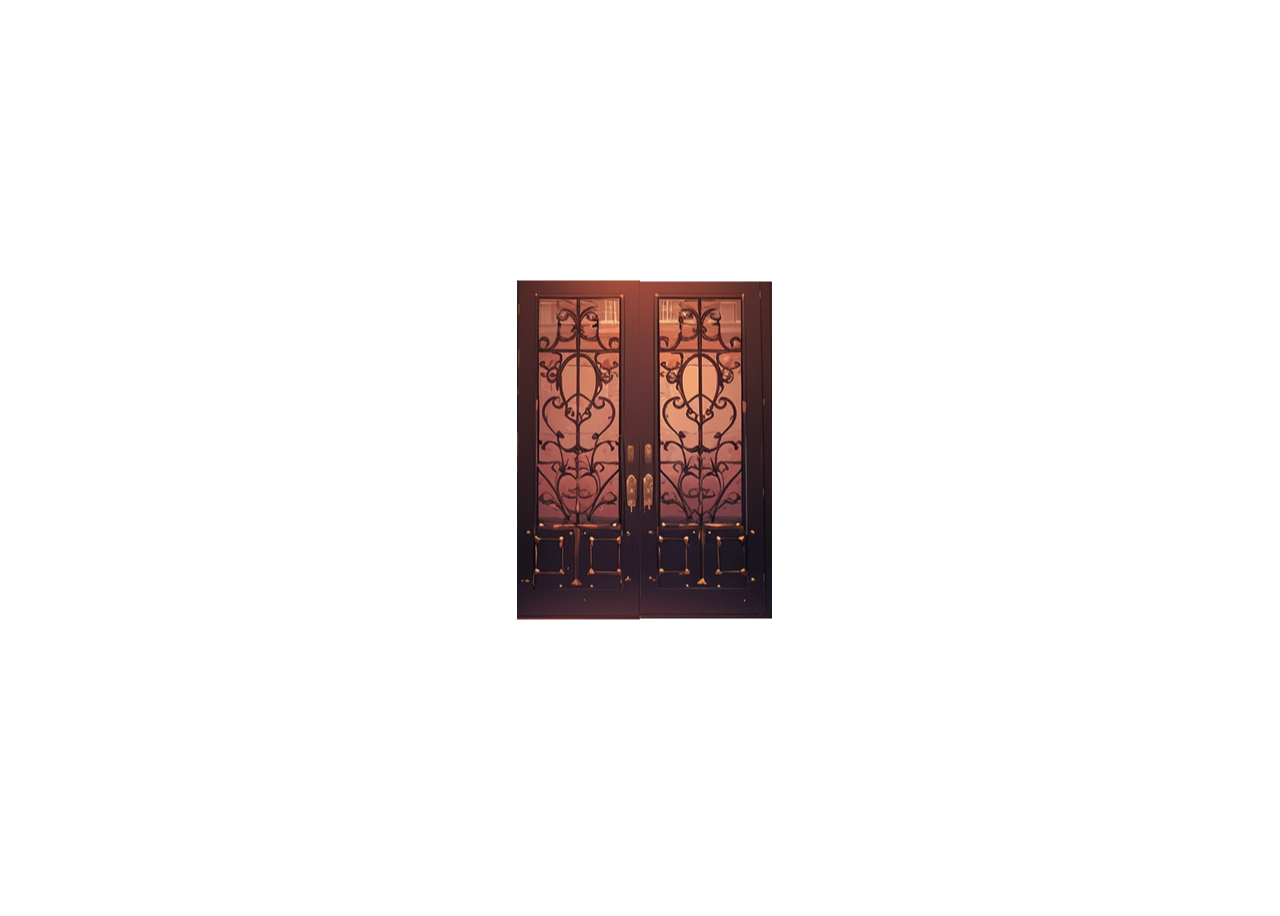
<file: index.html>
<!-- ドアが開く演出だけのindex.html例 -->
<!DOCTYPE html>
<html lang="ja">
<head>
    <meta charset="UTF-8">
    <meta name="viewport" content="width=device-width, initial-scale=1.0">
    <title>謎解きゲーム - タイトル画面</title>
    <link rel="stylesheet" href="CSS/sample.css">
    <style>
        .door-title-with-bg { 
            position: relative;
            min-height: 100vh;
            display: flex;
            align-items: center;
            justify-content: center;
        }

        .phantom {
            position: fixed;
            left: 50%;
            top: 50%; /* 110%から70%に変更して上に移動。必要なら80%などさらに調整可能 */
            transform: translate(-50%, -50%);
            width: 160px;
            height: auto;
            opacity: 0;
            z-index: 1;
            transition: opacity 1s ease;
        }

        body.show-phantom .phantom {
            opacity: 1;
        }
    </style>
</head>
<body>
    <div class="door-title-with-bg">
        <span class="door-title">サイバーブレイン・ミステリー</span>

        <!-- 怪盗画像（ドアの背後に置く） -->
        <img src="怪盗.png" alt="怪盗" class="phantom" id="phantom">

        <!-- ドア画像（既存の設定を維持） -->
        <img src="左扉.png" alt="左ドア" class="door-img-bg door-img-left">
        <img src="右扉.png" alt="右ドア" class="door-img-bg door-img-right">
    </div>

    <script>
        window.addEventListener('DOMContentLoaded', () => {
            setTimeout(() => {
                document.body.classList.add('door-open');
                document.body.classList.add('show-phantom');
                setTimeout(() => {
                    location.href = 'character.html';
                }, 1200);
            }, 1000);
        });
    </script>
</body>
</html>
</file>
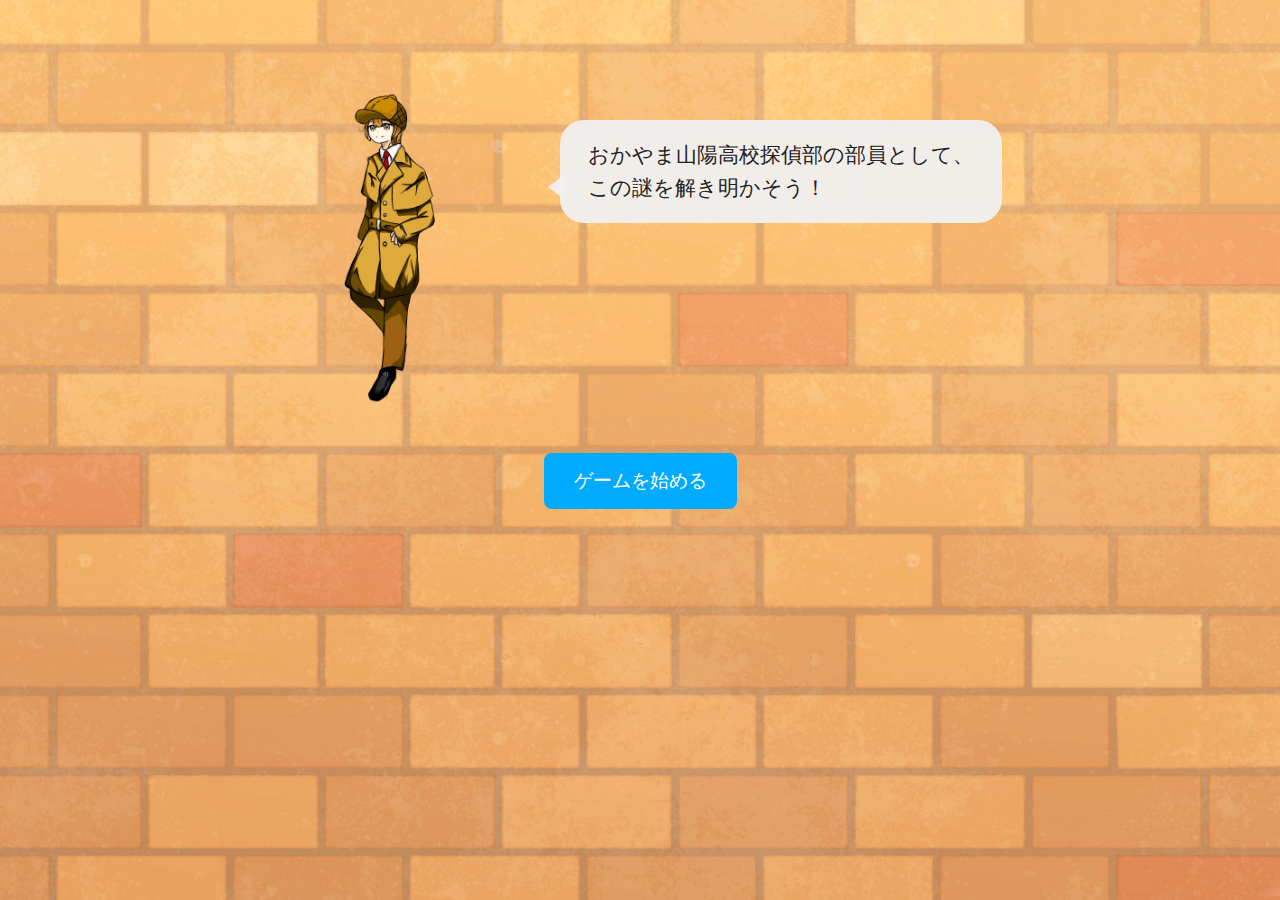
<file: character.html>
<!DOCTYPE html>
<html lang="ja">
<head>
    <meta charset="UTF-8">
    <meta name="viewport" content="width=device-width, initial-scale=1.0">
    <title>キャラクター登場</title>
    <style>
        html, body {
            height: 100vh;
            min-height: 100vh;
        }
        body {
            background: url('ホーム画面.png') no-repeat center center;
            background-size: cover;
            background-attachment: fixed;
            text-align: center;
            margin: 0;
            padding: 0;
            font-family: 'Arial', sans-serif;
        }
        .character-area {
            display: flex;
            flex-direction: row;
            align-items: flex-start;
            justify-content: center;
            margin-top: 80px;
            gap: 32px;
            padding: 0 16px;
            flex-wrap: wrap;
        }
        .character-img {
            width: 250px;
            height: auto;
            flex-shrink: 0;
        }
        .speech-bubble {
            display: inline-block;
            padding: 18px 28px;
            border-radius: 24px;
            background: rgba(240, 240, 240, 0.95);
            color: #222;
            font-size: 1.3em;
            position: relative;
            max-width: 420px;
            text-align: left;
            margin-top: 40px;
            line-height: 1.6;
            word-wrap: break-word;
            word-break: break-word;
        }
        .speech-bubble::after {
            content: "";
            position: absolute;
            left: -24px;
            bottom: 24px;
            width: 0;
            height: 0;
            border: 12px solid transparent;
            border-right: 16px solid rgba(240, 240, 240, 0.95);
        }
        .start-button {
            margin-top: 40px;
            font-size: 1.2em;
            padding: 15px 30px;
            border-radius: 8px;
            border: none;
            background: #00aaff;
            color: #fff;
            cursor: pointer;
            display: block;
            margin-left: auto;
            margin-right: auto;
            transition: background 0.2s;
        }
        .start-button:hover {
            background: #0088cc;
        }
        .start-button:active {
            transform: scale(0.98);
        }

        /* タブレット用（768px以下） */
        @media (max-width: 768px) {
            .character-area {
                margin-top: 60px;
                gap: 24px;
                flex-direction: column;
                align-items: center;
            }
            .character-img {
                width: 200px;
            }
            .speech-bubble {
                max-width: 320px;
                font-size: 1.1em;
                margin-top: 20px;
                padding: 16px 24px;
            }
            .speech-bubble::after {
                left: 50%;
                bottom: -16px;
                transform: translateX(-50%);
                border: 12px solid transparent;
                border-top: 16px solid rgba(240, 240, 240, 0.95);
            }
            .start-button {
                font-size: 1.1em;
                padding: 12px 24px;
                margin-top: 30px;
            }
        }

        /* スマートフォン用（480px以下） */
        @media (max-width: 480px) {
            .character-area {
                margin-top: 40px;
                gap: 16px;
                padding: 0 12px;
                flex-direction: column-reverse;
            }
            .character-img {
                width: 160px;
            }
            .speech-bubble {
                max-width: 280px;
                font-size: 0.95em;
                margin-top: 0;
                margin-bottom: 16px;
                padding: 14px 20px;
            }
            .speech-bubble::after {
                left: 50%;
                top: auto;
                bottom: -14px;
                transform: translateX(-50%);
                border: 10px solid transparent;
                border-top: 14px solid rgba(240, 240, 240, 0.95);
            }
            .start-button {
                font-size: 1em;
                padding: 12px 24px;
                margin-top: 24px;
                width: 90%;
                box-sizing: border-box;
            }
        }
    </style>
</head>
<body>
    <div style="display: flex; flex-direction: column; align-items: center;">
        <div class="character-area">
            <img src="にこ.png" class="character-img" alt="にこ">
            <div class="speech-bubble">
                おかやま山陽高校探偵部の部員として、<br>
                この謎を解き明かそう！
            </div>
        </div>
        <button class="start-button" onclick="location.href='game.html'">ゲームを始める</button>
    </div>
</body>
</html>
</file>
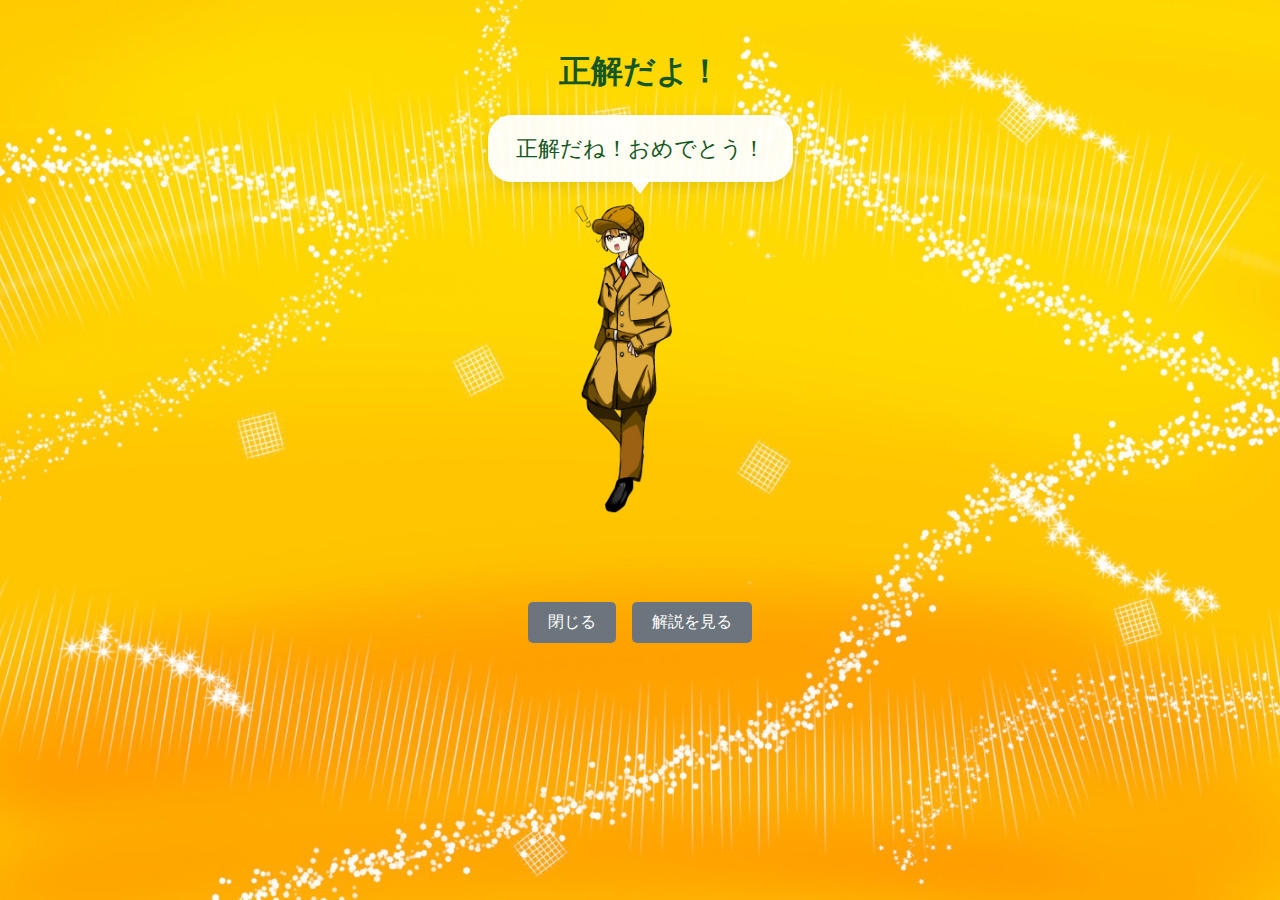
<file: correct.html>
<!DOCTYPE html>
<html lang="ja">
<head>
    <meta charset="UTF-8"> <!-- 文字コードをUTF-8に設定 -->
    <meta name="viewport" content="width=device-width, initial-scale=1.0"> <!-- レスポンシブ対応でスマホでも見やすく -->
    <title>正解！</title> <!-- ブラウザのタブに表示されるタイトル -->
    <style>
        /* ==========================
           ページ全体のスタイル
           ========================== */
        body {
            font-family: Arial, sans-serif; /* 全体のフォントをArialに設定 */
            text-align: center;             /* テキストを中央揃え */
            margin: 0;                      /* ページ全体の余白をゼロに設定 */
            padding: 0;                     /* ページ全体のパディングをゼロに設定 */
            background: url('正解.png') no-repeat center center fixed; /* 背景画像を中央・固定で表示 */
            background-size: cover;         /* 背景画像を画面いっぱいに拡大 */
        }
        /* ==========================
           タイトル（正解メッセージ）のスタイル
           ========================== */
        h1 {
            color: #155724;     /* タイトルの文字色を緑に設定 */
            margin-top: 50px;   /* 上部に余白を追加 */
            font-size: 2em;     /* フォントサイズを大きく設定 */
        }
        /* ==========================
           説明文（手に入れた文字）のスタイル
           ========================== */
        p {
            color: #155724;     /* 説明文の文字色を緑に設定 */
            font-size: 1.2em;   /* フォントサイズを少し大きく設定 */
        }
        /* ==========================
           閉じるボタンのスタイル
           ========================== */
        .close-button {
            margin-top: 30px;           /* 上部に余白を追加 */
            padding: 10px 20px;         /* ボタン内の余白を設定 */
            font-size: 1em;             /* フォントサイズを設定 */
            color: #fff;                /* ボタンの文字色を白に設定 */
            background-color: #6c757d;  /* ボタンの背景色をグレーに設定 */
            border: none;               /* ボーダーを削除 */
            border-radius: 5px;         /* ボタンの角を丸くする */
            cursor: pointer;            /* カーソルをポインタに変更 */
        }
        /* ==========================
           閉じるボタンのホバー時のスタイル
           ========================== */
        .close-button:hover {
            background-color: #495057;  /* ホバー時の背景色を濃いグレーに変更 */
        }
        /* ==========================
           吹き出しメッセージのスタイル
           ========================== */
        .balloon {
            display: flex;
            flex-direction: column;
            align-items: center;      /* 中央揃え */
            justify-content: center;  /* 中央揃え */
            margin: 16px 0;
            position: relative;
        }
        .balloon-text {
            position: relative;
            background: rgba(255,255,255,0.95);
            color: #155724;
            padding: 18px 28px;
            border-radius: 24px;
            font-size: 1.4em;
            box-shadow: 0 4px 16px rgba(0,0,0,0.10);
            max-width: 32em; /* 文字量に合わせて幅を制限 */
            min-width: 10em;
            display: inline-block;
            text-align: left;
            word-break: break-word;
        }
        .balloon-text::after {
            content: "";
            position: absolute;
            left: 50%;
            bottom: -24px;
            transform: translateX(-50%);
            width: 0;
            height: 0;
            border: 12px solid transparent;
            border-top: 16px solid rgba(255,255,255,0.95);
        }
        .balloon-img-left-bottom {
            position: absolute;
            left: -60px;   /* 吹き出しの左下に配置（数値は調整可） */
            bottom: -20px; /* 吹き出しの下に少しはみ出す */
            width: 80px;
            height: auto;
            z-index: 2;
        }
        .balloon-img-under {
            width: 250px;   /* 画像を大きく */
            height: auto;
            margin-top: 8px;
        }
    </style>
</head>
<body>
    <!-- 正解メッセージ -->
    <h1 id="main-message">正解だよ！</h1>
    <!-- 吹き出しメッセージ -->
    <div class="balloon" style="display: flex; flex-direction: column; align-items: center; justify-content: center; margin: 16px 0;">
        <div class="balloon-text" id="balloon-text">
            正解だね！おめでとう！<br>
        </div>
        <img src="びっくり.png" alt="びっくりキャラ" class="balloon-img-under" id="balloon-img">
    </div>
    <!-- 閉じるボタン -->
    <div style="margin-top: 48px;">
     <button class="close-button" onclick="goToTitle()">閉じる</button>
     <button class="close-button" onclick="goToExplanation()" style="margin-left: 12px;">解説を見る</button>
    </div>
    <script>
    // メッセージ切り替え
    setTimeout(function() {
        document.getElementById('main-message').style.display = 'none';
        document.getElementById('balloon-text').innerHTML = '何かゲットしたよ！<br>『縦１.攻撃すること』<br>『縦２.赤い宝石』<br>これはクロスワードのヒントかな？';
        // 画像も切り替え
        const img = document.getElementById('balloon-img');
        img.src = "はてな.png";
        img.alt = "はてなキャラ";
    }, 2000); // 2秒後に切り替え

    function goToTitle() {
        // メモを完全に削除
        localStorage.clear(); // すべてのローカルストレージデータを削除
        // もしくは特定のメモだけを削除する場合は：
        // localStorage.removeItem('memo');
        
        // タイトルページへ移動
        window.location.href = "index.html";
    }

    function goToExplanation() {
        window.location.href = "explanation.html"; // ← 実際のファイル名にあわせて調整
    }
    </script>
</body>
</html>
</file>
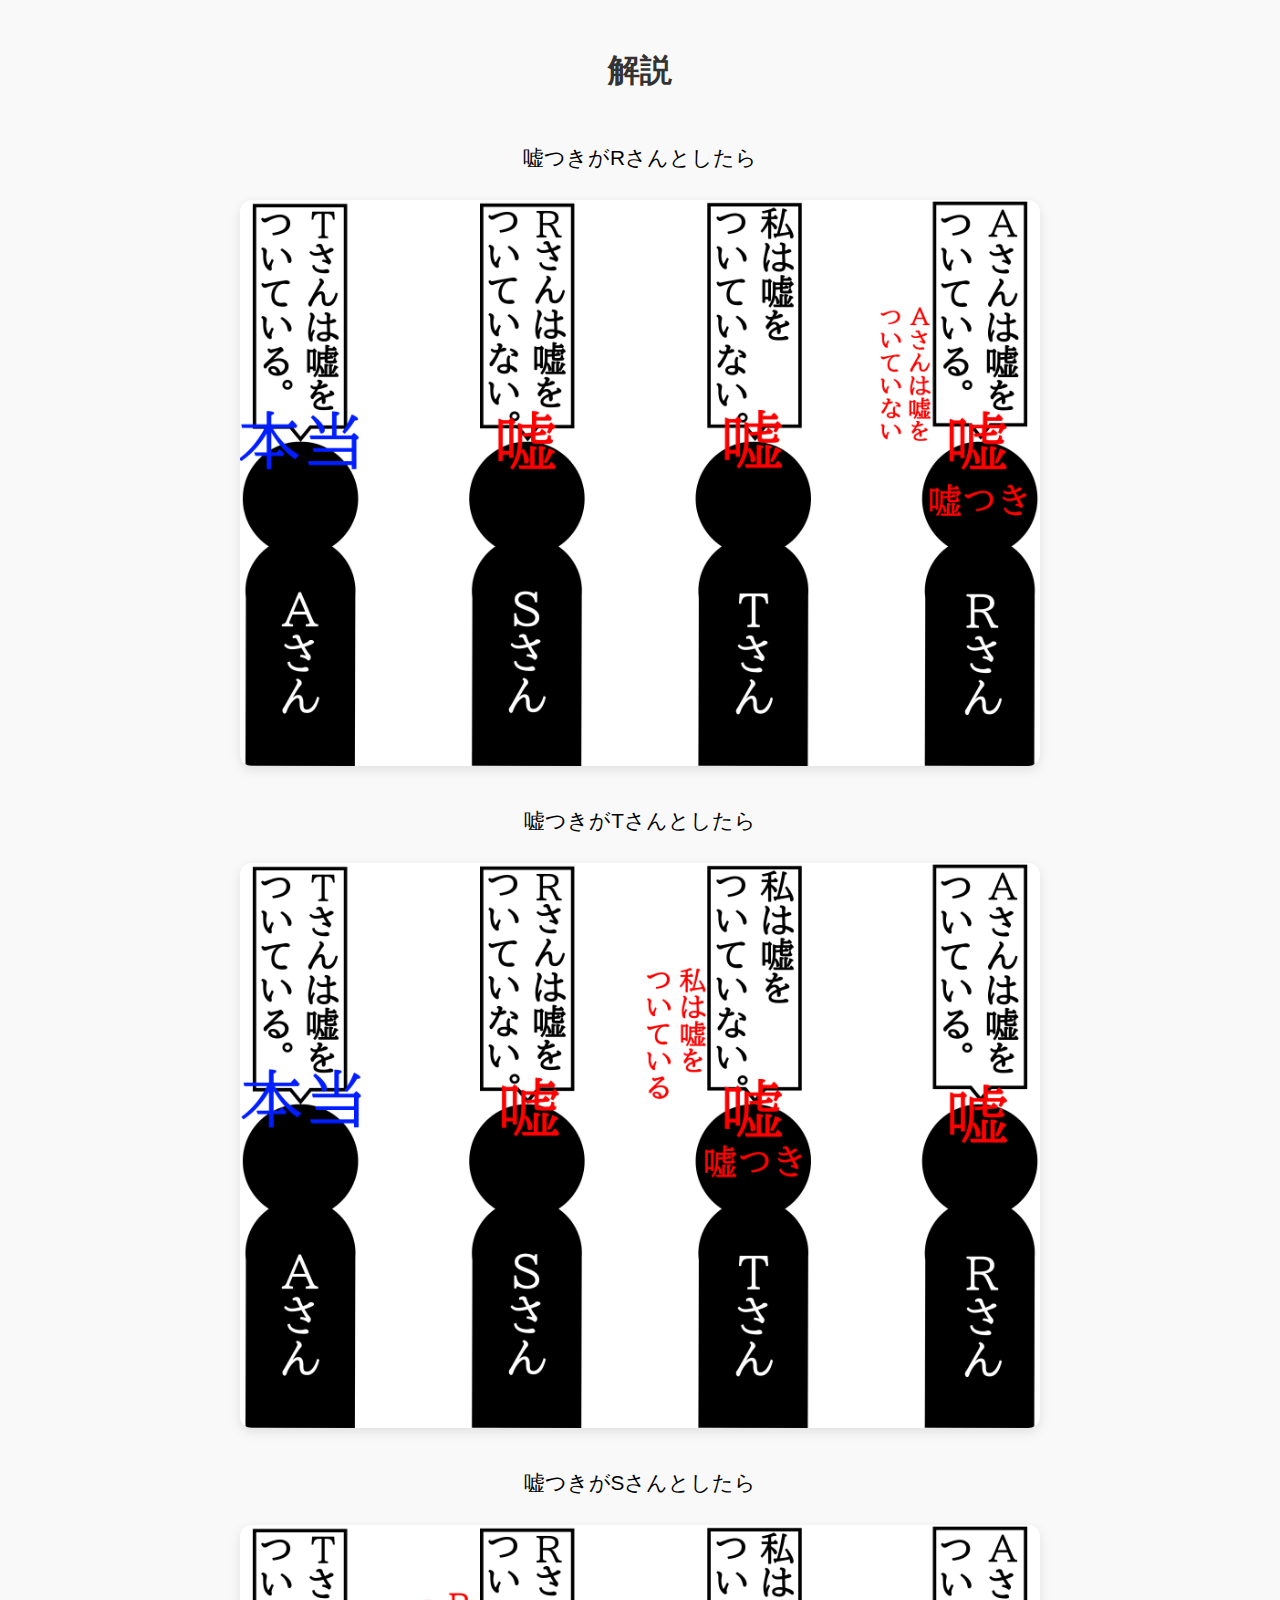
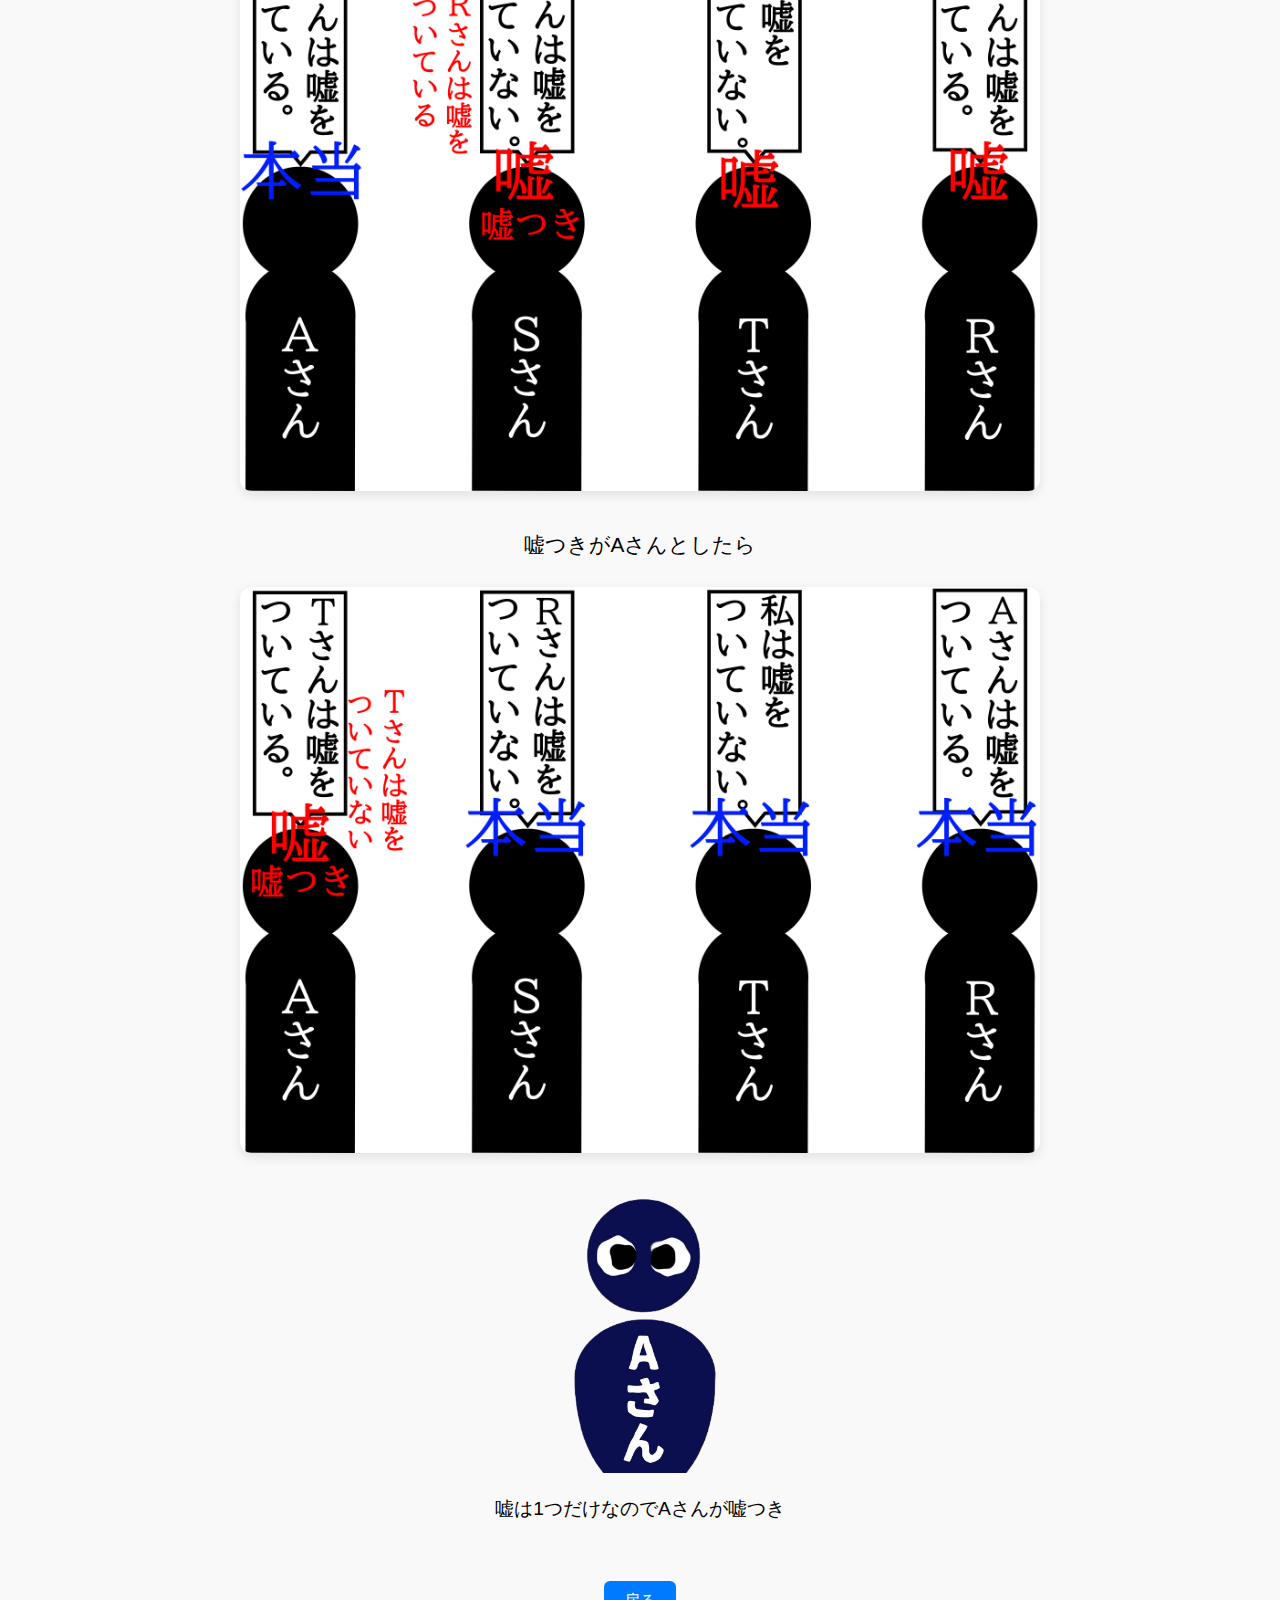
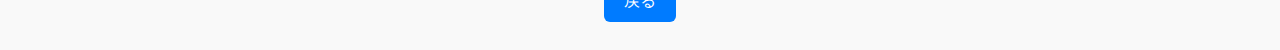
<file: explanation.html>
<!DOCTYPE html>
<html lang="ja">
<head>
    <meta charset="UTF-8">
    <meta name="viewport" content="width=device-width, initial-scale=1.0">
    <title>解説ページ</title>
    <style>
        body {
            font-family: Arial, sans-serif;
            text-align: center;
            background-color: #f9f9f9;
            padding: 20px;
        }

        h1 {
            color: #333;
            margin-bottom: 30px;
        }

        .image-grid {
            display: grid;
            grid-template-columns: 1fr;
            gap: 20px;
            max-width: 800px;
            margin: 0 auto;
        }

         .image-grid p {
            font-size: 1.3rem;  /* ここを追加 */
            margin-bottom: 8px;
        }

        .image-grid img {
            width: 100%;
            height: auto;
            border-radius: 12px;
            box-shadow: 0 4px 12px rgba(0,0,0,0.1);
        }

         body > p {
            font-size: 1.2rem;  /* ここを追加 */
        }

         button {
            margin-top: 40px;
            padding: 10px 20px;
            font-size: 1.1rem;  /* ここを追加 */
            background-color: #007bff;
            color: white;
            border: none;
            border-radius: 6px;
            cursor: pointer;
        }
        
    </style>
</head>
<body>

    <h1>解説</h1>

    <div class="image-grid">
        <p>嘘つきがRさんとしたら</p>
        <img src="嘘はR.png" alt="解説画像1">
        <p>嘘つきがTさんとしたら</p>
        <img src="嘘はT.png" alt="解説画像2">
        <p>嘘つきがSさんとしたら</p>
        <img src="嘘はS.png" alt="解説画像3">
         <p>嘘つきがAさんとしたら</p>
        <img src="嘘はA.png" alt="解説画像4">
    </div>
    <img src="犯人.png" alt="Aさんが嘘つき" style="width: 300px; margin-top: 20px;">
<p>嘘は1つだけなのでAさんが嘘つき</p>
<!-- collectに戻るボタン -->
<button onclick="goToCollect()" style="margin-top: 40px; padding: 10px 20px; font-size: 1em; background-color: #007bff; color: white; border: none; border-radius: 6px; cursor: pointer;">
    戻る
</button>

<script>
    function goToCollect() {
        window.location.href = "correct.html"; // ← ページ名は必要に応じて変更
    }
</script>
</body>
</html>
</file>
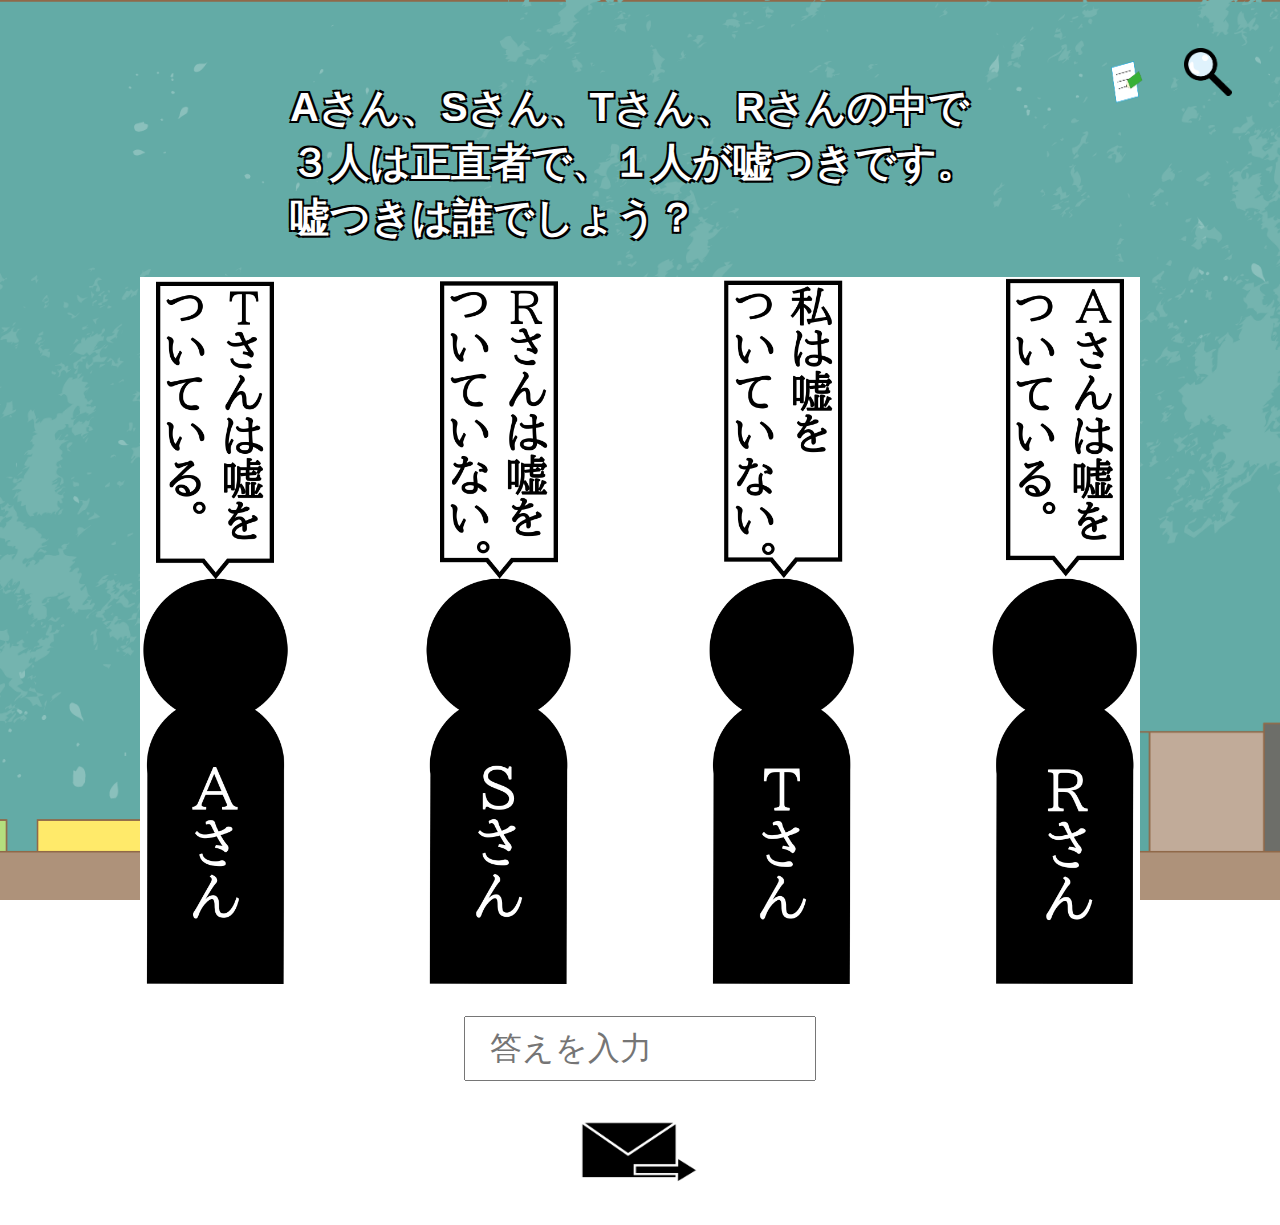
<file: game.html>
<!DOCTYPE html>
<html lang="ja">
<head>
    <meta charset="UTF-8">
    <meta name="viewport" content="width=device-width, initial-scale=1.0">
    <title>謎解きゲーム - ゲーム画面</title>
    <!-- 共通のスタイルシートを読み込み -->
    <link rel="stylesheet" href="CSS/sample.css">
    <style>
        /* 
            body
            背景画像を教室に設定し、画面全体にカバーさせます。
        */
        body {
            background: url('教室.png') no-repeat center center fixed;
            background-size: cover;
        }
        /* 
            .game-container
            ゲーム画面の各要素（問題文・入力欄・ボタンなど）を縦に中央揃えでまとめるラッパーです。
            min-height: 100vh; で画面の高さいっぱいにし、中央に配置します。
        */
        .game-container {
            display: flex;
            flex-direction: column;
            align-items: center;      /* X軸中央揃え */
            justify-content: flex-start;
            min-height: 100vh;
            /* ↓ 画面の上から1/6くらい下げて中央より上に */
            padding-top: 8vh;
        }
        /* 
            .game-description
            ゲームの説明文用。大きめの文字で下に余白をつけます。
        */
        .game-description {
            font-size: 2em;
            margin-bottom: 32px;
        }
        /* 
            .question-area
            問題文と画像をまとめるエリア。幅を揃えて中央寄せにします。
        */
        .question-area {
            width: 100%;
            max-width: 1000px;   /* 画像の最大幅 */
            margin: 0 auto;
            text-align: center;
        }
        /* 
            .question
            問題文のスタイル。大きく太字で、色も指定できます。
        */
        .question {
            font-size: 2.5em;    /* 文字を大きく */
            font-weight: bold;
            color: #fff;
            text-align: left;         /* テキストは左揃え */
            margin-bottom: 32px;
            width: 100%;
            max-width: 700px;    /* ← ここでテキストだけ横幅を指定 */
            margin-left: auto;
            margin-right: auto;
            box-sizing: border-box;
            font-family: 'HGMaruGothicMPRU', 'ＨＧ丸ｺﾞｼｯｸＭ', 'Hiragino Maru Gothic ProN', 'Arial', sans-serif;
            text-shadow:
                -2px -2px 0 #000,
                 2px -2px 0 #000,
                -2px  2px 0 #000,
                 2px  2px 0 #000;
        }
        .question-image {
            display: block;
            width: 100%;
            height: auto;
            margin: 0 auto 32px auto; /* 画像を中央に */
        }
        /* 
            .answer-input
            回答入力欄のスタイル。大きめの文字と余白で入力しやすくしています。
        */
        .answer-input {
            font-size: 2em;
            padding: 12px 24px;
            width: 300px;
            margin-bottom: 24px;
            margin-top: 0;
        }
        /* 
            .submit-button
            送信ボタンのスタイル。大きめで押しやすく、下に余白もつけています。
        */
        .submit-button {
            background: none;
            border: none;
            padding: 0;
            margin-bottom: 32px;
            cursor: pointer;
            margin-top: 16px; /* ボタン上に余白を追加 */
        }
        .submit-button img {
            width: 120px;   /* 横幅を大きく */
            height: 64px;   /* 縦はそのまま */
            vertical-align: middle;
            transition: filter 0.2s;
        }
        .submit-button img:hover {
            filter: brightness(0.8);
        }
        /* 
            .hint-area
            ヒントボタンを下に余白をつけて配置します。
        */
        .hint-area {
            display: flex;
            justify-content: space-between;
            align-items: flex-start;
            max-width: 1000px;
            margin: 24px auto 0 auto;
        }
        /* 
            .hint-button
            ヒントボタンの見た目を整えます。背景や枠線を消し、画像のみ表示します。
        */
        .hint-button {
            font-size: 1.2em;
            padding: 0;
            background: none;   /* 背景色なし */
            border: none;       /* 枠線なし */
        }
        /* 
            .hint-button img
            ヒントボタン内の虫眼鏡画像のサイズやホバー時のエフェクトを指定します。
        */
        .hint-button img {
            width: 48px;
            height: 48px;
            vertical-align: middle;
            transition: filter 0.2s;
        }
        .hint-button img:hover {
            filter: brightness(0.8);
        }
        /* 
            .hint-button:active
            ヒントボタンをクリックしたときの背景色や丸みを指定します。
        */
        .hint-button:active {
            background: rgb(255, 255, 0); /* クリック時に背景色を表示 */
            border-radius: 50%; /* 丸くする場合 */
        }

        /* メモ機能 */
        .memo-area {
            max-width: 700px;
            margin: 32px auto;
        }
        .memo-area label {
            font-size: 1.2em;
            color: #fff;
            text-shadow: 1px 1px 2px #000;
        }
        .memo-area textarea {
            width: 100%;
            font-size: 1.2em;
            box-sizing: border-box;
        }
        .memo-area button {
            margin-top: 8px;
            font-size: 1em;
        }

        /* スマートフォン用のスタイル */
        @media (max-width: 700px) {
            .question {
                font-size: 1.3em;
                margin-left: 1em;
                max-width: 95vw;

                /* スマホでは複数影を消して見やすくする */
                text-shadow: none;

                /* 読みやすさ向上のため半透明背景と余白を追加 */
                background: rgba(0, 0, 0, 0.45);
                padding: 10px 12px;
                border-radius: 8px;
                box-sizing: border-box;
            }

            /* 小さい画面で画像や入力欄がはみ出さないように調整（必要なら残す） */
            .question-image {
                max-width: 95vw;
                height: auto;
            }

            .answer-input {
                width: 90%;
                font-size: 1.4em;
            }
        }
    </style>
</head>
<body>
    <!-- 
        .game-container
        ゲーム画面の全要素を中央にまとめるラッパー
    -->
    <div class="game-container">

        <!-- 問題文 -->
        <div class="question-area">
            <div class="question">
                Aさん、Sさん、Tさん、Rさんの中で３人は正直者で、１人が嘘つきです。<br>
                嘘つきは誰でしょう？
            </div>
            <img src="噓つき誰.png" class="question-image" alt="嘘つきは誰？">
        </div>

        <!-- 回答入力欄 -->
        <input type="text" class="answer-input" id="answer" placeholder="答えを入力">

        <!-- 送信ボタン -->
        <button class="submit-button" onclick="checkAnswer()">
            <img src="送信.png" alt="送信">
        </button>

        <!-- ヒント・メモボタンエリア -->
        <div class="hint-area" style="display: flex; justify-content: space-between; align-items: flex-start; max-width: 1000px; margin: 24px auto 0 auto;">
            <!-- メモボタン（左端） -->
            <a class="hint-button" href="memo.html" target="_blank" rel="noopener noreferrer" style="margin-left:0;">
                <img src="メモ.png" alt="メモを開く" style="width:72px; height:72px;">
            </a>
            <!-- ヒントボタン（右端） -->
            <a class="hint-button" href="hint.html" target="_blank" rel="noopener noreferrer" style="margin-right:0;">
                <img src="虫眼鏡.png" alt="ヒントを見る" style="width:48px; height:48px;">
            </a>
        </div>

        <!-- メモエリアはそのまま -->
        <div class="memo-area" id="memo-area" style="display:none; max-width:700px; margin:32px auto;">
            <label for="memo" style="font-size:1.2em; color:#fff; text-shadow:1px 1px 2px #000;">メモ：</label><br>
            <textarea id="memo" rows="5" style="width:100%; font-size:1.2em; box-sizing:border-box;"></textarea>
            <button onclick="saveMemo()" style="margin-top:8px; font-size:1em;">保存</button>
        </div>
    </div>

    <script>
        // ==========================
        // 全角数字を半角数字に変換する関数
        // 入力された数字が全角でも正しく判定できるようにします
        // ==========================
        function toHankaku(str) {
            return str.replace(/[０-９]/g, function(s) {
                return String.fromCharCode(s.charCodeAt(0) - 0xFEE0);
            });
        }

        // ==========================
        // 回答をチェックする関数
        // 入力値を取得し、正解ならcorrect.html、不正解ならincorrect.htmlに遷移します
        // ==========================
        function checkAnswer() {
            const answer = document.getElementById('answer').value.trim();
            // 「Aさん」「Ａさん」「aさん」「ａさん」など全角・半角・大文字小文字対応
            // 「さん」なしでもOKにする
            const normalized = answer
                .replace(/[ＡAａa]/gi, 'A') // 全角・半角A/aをAに統一
                .replace(/[ＲRｒr]/gi, 'R')
                .replace(/[ＳSｓs]/gi, 'S')
                .replace(/[ＴTｔt]/gi, 'T')
                .replace(/[　\s]/g, '')     // 全角・半角スペース削除
                .replace(/さん/gi, '');    // 「さん」を削除

            if (normalized === "A") {
                location.href = "correct.html";
            } else if (
                normalized === "R" ||
                normalized === "S" ||
                normalized === "T"
            ) {
                location.href = "incorrect.html";
            } else {
                // それ以外の入力は不正解ページへ
                location.href = "incorrect.html";
            }
        }

        // ==========================
        // メモ保存・復元機能
        // ==========================
        window.addEventListener('DOMContentLoaded', function() {
            const memo = localStorage.getItem('memo');
            if (memo !== null) {
                document.getElementById('memo').value = memo;
            }
        });
        function saveMemo() {
            const memo = document.getElementById('memo').value;
            localStorage.setItem('memo', memo);
            alert('メモを保存しました');
        }

        // ==========================
        // メモ表示/非表示トグル
        // ==========================
        function toggleMemo() {
            const memoArea = document.getElementById('memo-area');
            const btn = document.getElementById('toggle-memo-btn');
            if (memoArea.style.display === "none") {
                memoArea.style.display = "block";
                btn.textContent = "メモを閉じる";
            } else {
                memoArea.style.display = "none";
                btn.textContent = "メモを開く";
            }
        }
    </script>
</body>
</html>
</file>
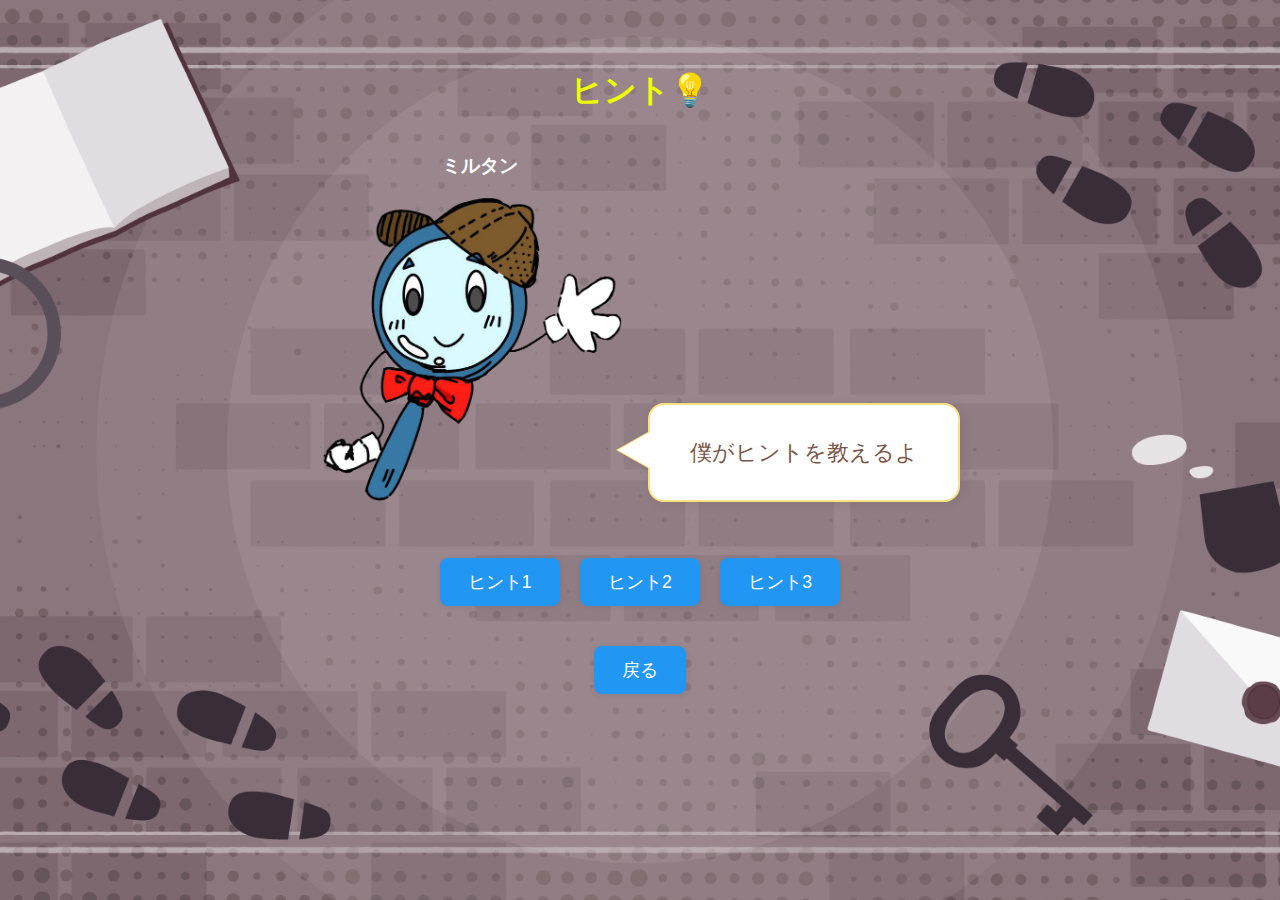
<file: hint.html>
<!DOCTYPE html>
<html lang="ja">
<head>
  <meta charset="UTF-8">
  <meta name="viewport" content="width=device-width, initial-scale=1.0">
  <title>ヒント</title>
  <style>
    /* =======================
       ページ全体
       ======================= */
    body {
      background: #fffbe6 url("ヒント背景.png") no-repeat center center fixed;
      background-size: cover;
      color: #333;
      font-family: Arial, sans-serif;
      text-align: center;
      padding: 40px 10px;
    }

    h1 {
      color: #eeff00;
      margin-bottom: 24px;
    }

    /* =======================
       吹き出し
       ======================= */
    .hint-box {
      display: inline-block;
      background: #fff;
      border: 2px solid #ffe082;
      border-radius: 16px;
      padding: 32px 40px;
      font-size: 1.4em;
      color: #795548;
      box-shadow: 2px 2px 12px rgba(0,0,0,0.08);
      margin-top: 40px;
      text-align: center;
      position: relative;
      transition: all 0.3s ease;
    }

    /* 吹き出しの口（PC時：左向き） */
    .hint-box::before {
      content: "";
      position: absolute;
      left: -32px;
      bottom: 32px;
      width: 0;
      height: 0;
      border-top: 18px solid transparent;
      border-bottom: 18px solid transparent;
      border-right: 32px solid #fff;
      filter: drop-shadow(-2px 0 0 #ffe082);
    }

    /* =======================
       キャラクター＋吹き出し配置
       ======================= */
    .hint-area {
      display: flex;
      flex-direction: row;
      align-items: flex-end;
      justify-content: center;
      gap: 8px;
      margin-top: 40px;
    }

    .hint-area img {
      width: 320px;
      height: auto;
    }

    /* =======================
       戻るボタン
       ======================= */
    .back-button {
      padding: 12px 28px;
      font-size: 1.1em;
      color: #fff;
      background-color: #2196f3;
      border: none;
      border-radius: 8px;
      cursor: pointer;
      box-shadow: 1px 1px 6px rgba(0,0,0,0.08);
      margin: 8px;
    }

    .back-button:hover {
      background-color: #1565c0;
    }

    /* =======================
       ★ スマホ対応部分 ★
       吹き出しを上に移動＆口を下向きに
       ======================= */
    @media (max-width: 700px) {
      .hint-area {
        flex-direction: column; /* 縦並びに */
        align-items: center;
      }

      /* 吹き出しを上にする（順番を変更） */
      .hint-area > div.hint-box {
        order: -1;
        margin-bottom: 16px; /* キャラとの間の余白 */
        margin-top: 0;
      }

      .hint-area img {
        width: 220px;
      }

      .hint-box {
        font-size: 1.2em;
        padding: 24px 28px;
      }

      /* 吹き出しの口：下向きに変更（キャラを指す） */
      .hint-box::before {
        content: "";
        position: absolute;
        bottom: -32px; /* 吹き出しの下側に配置 */
        left: 50%;
        transform: translateX(-50%);
        width: 0;
        height: 0;
        border-left: 18px solid transparent;
        border-right: 18px solid transparent;
        border-top: 32px solid #fff;
        filter: drop-shadow(0 2px 0 #ffe082);
      }
    }
  </style>
</head>
<body>
  <h1>ヒント💡</h1>

  <div class="hint-area">
    <!-- キャラクター画像と名前 -->
    <div style="display: flex; flex-direction: column; align-items: center;">
      <span style="margin-bottom: 6px; font-size: 1.2em; color: #fff; font-weight: bold;">ミルタン</span>
      <img src="ミルタン.png" alt="ミルタン">
    </div>

    <!-- 吹き出し -->
    <div class="hint-box" id="hint-box">
      僕がヒントを教えるよ
    </div>
  </div>

  <!-- ヒントボタン -->
  <div style="margin-top: 48px;">
    <button class="back-button" onclick="showHint(1)">ヒント1</button>
    <button class="back-button" onclick="showHint(2)">ヒント2</button>
    <button class="back-button" onclick="showHint(3)">ヒント3</button>
  </div>

  <!-- 戻るボタン -->
  <div style="margin-top: 24px;">
    <button class="back-button" onclick="location.href='game.html';">戻る</button>
  </div>

  <script>
    function showHint(num) {
      const hintBox = document.getElementById('hint-box');
      if (num === 1) {
        hintBox.innerHTML = "発言は互いに「誰が嘘か」を指しあっているよ。<br>A→T、R→A、S→R のように繋がっているね。";
      } else if (num === 2) {
        hintBox.innerHTML = "「嘘つきは1人」という条件を忘れずに。<br>ある人を『真』と仮定したときに、他の人の発言が何人『嘘』になるかな？";
      } else if (num === 3) {
        hintBox.innerHTML = "Tさんは『私は嘘をついていない』って言ってるよね。<br>この言葉が本当かどうかを考えると、全体の矛盾が見えてくるよ！";
      }
    }
  </script>
</body>
</html>
</file>
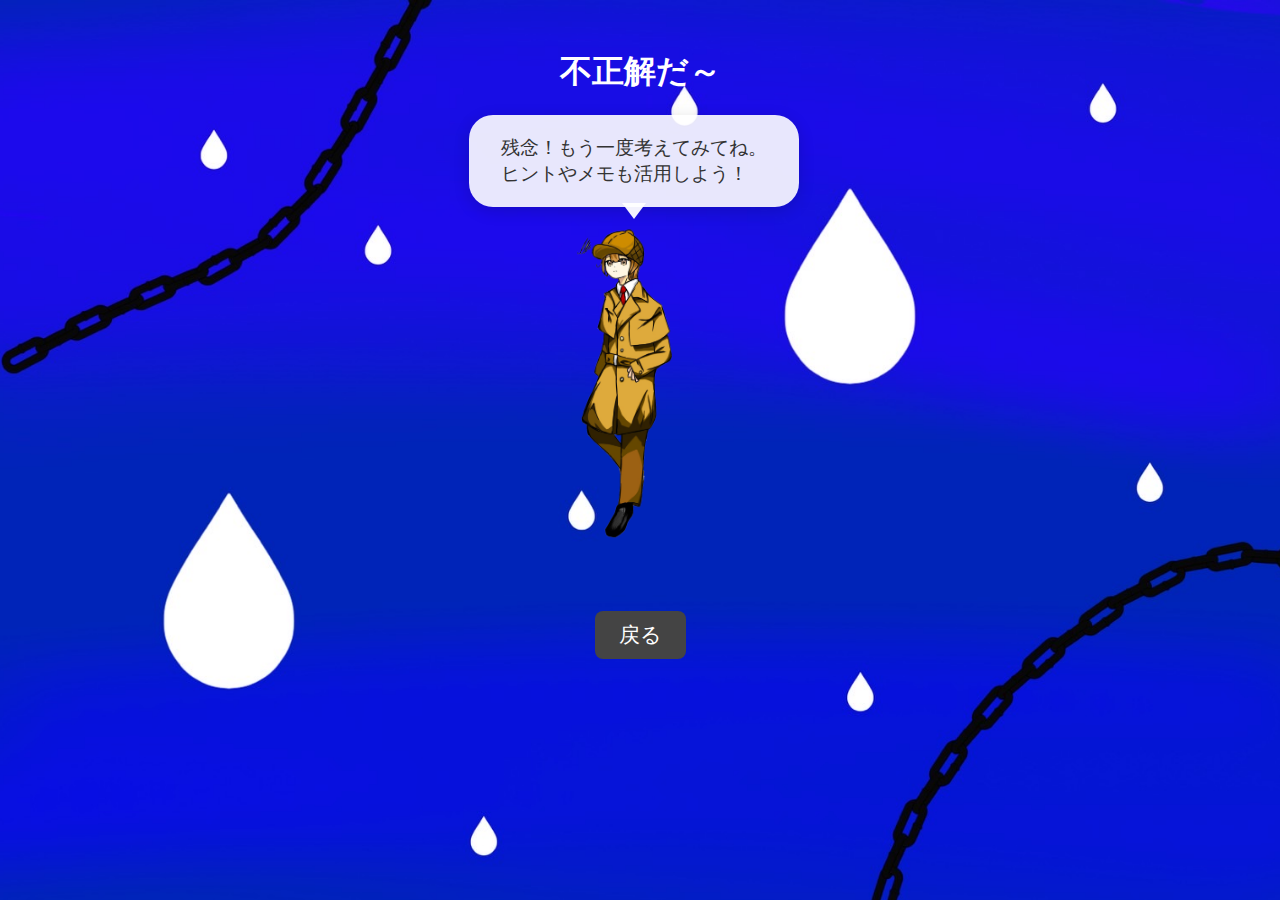
<file: incorrect.html>
<!DOCTYPE html>
<html lang="ja">
<head>
    <meta charset="UTF-8"> <!-- 文字コードをUTF-8に設定 -->
    <meta name="viewport" content="width=device-width, initial-scale=1.0"> <!-- レスポンシブ対応 -->
    <title>不正解</title> <!-- ページタイトル -->
    <style>
        /* ページ全体のスタイル */
        body {
            font-family: Arial, sans-serif; /* フォントをArialに設定 */
            text-align: center; /* テキストを中央揃え */
            margin: 0; /* ページ全体の余白をゼロに設定 */
            padding: 0; /* ページ全体のパディングをゼロに設定 */
            /* 背景画像を設定 */
            background: url('不正解.jpg') no-repeat center center fixed;
            background-size: cover;
        }
        /* タイトルのスタイル */
        h1 {
            color: #ffffff; /* タイトルの文字色を赤系に設定 */
            margin-top: 50px; /* 上部に余白を追加 */
            font-size: 2em; /* フォントサイズを大きく設定 */
        }
        /* 説明文のスタイル */
        p {
            color: #ffffff; /* 説明文の文字色を赤系に設定 */
            font-size: 1.2em; /* フォントサイズを少し大きく設定 */
        }
        /* 戻るボタンのスタイル */
        button {
            margin-top: 30px; /* 上部に余白を追加 */
            padding: 10px 20px; /* ボタン内の余白を設定 */
            font-size: 1em; /* フォントサイズを設定 */
            color: #fff; /* ボタンの文字色を白に設定 */
            background-color: #dc3545; /* ボタンの背景色を赤に設定 */
            border: none; /* ボーダーを削除 */
            border-radius: 5px; /* ボタンの角を丸くする */
            cursor: pointer; /* カーソルをポインタに変更 */
        }
        /* ボタンのホバー時のスタイル */
        button:hover {
            background-color: #a71d2a; /* ホバー時の背景色を濃い赤に変更 */
        }
        /* 吹き出しメッセージのスタイル */
        .balloon {
            display: flex;
            flex-direction: column;
            align-items: center;
            justify-content: center;
            margin: 16px 0;
            position: relative;
        }
        .nayamu-img {
            width: 80px;
            height: auto;
            margin-right: -18px; /* 吹き出しと重なるように調整 */
            z-index: 2;
            position: relative;
        }
        .balloon-text {
            position: relative;
            background: rgba(255,255,255,0.9);
            color: #333;
            padding: 20px 32px;
            border-radius: 24px;
            font-size: 1.2em;
            box-shadow: 0 4px 16px rgba(0,0,0,0.15);
            max-width: 80vw;
            text-align: left;
            margin-left: -12px; /* 画像と吹き出しを近づける */
            z-index: 1;
        }
        .balloon-text::after {
            content: "";
            position: absolute;
            left: 50%;
            bottom: -24px;
            transform: translateX(-50%);
            width: 0;
            height: 0;
            border: 12px solid transparent;
            border-top: 16px solid rgba(255,255,255,0.95);
        }
        /* 既存の .balloon-img-under を利用 */
        .balloon-img-under {
            width: 250px;   /* 画像をさらに大きく */
            height: auto;
            margin-top: 8px;
        }
    </style>
</head>
<body>
    <!-- 不正解メッセージ -->
    <h1>不正解だ～</h1>
    <!-- 吹き出しメッセージ -->
    <div class="balloon">
        <div class="balloon-text" id="balloon-text">
            残念！もう一度考えてみてね。<br>
            ヒントやメモも活用しよう！
        </div>
        <img src="悩む.png" alt="悩むキャラ" class="balloon-img-under">
    </div>
    <!-- 戻るボタン -->
    <div style="margin-top: 32px;">
        <button onclick="location.href='game.html'" style="font-size:1.3em; padding:10px 24px; border-radius:8px; border:none; background:#444; color:#fff; cursor:pointer;">
            戻る
        </button>
    </div>
</body>
</html>
</file>
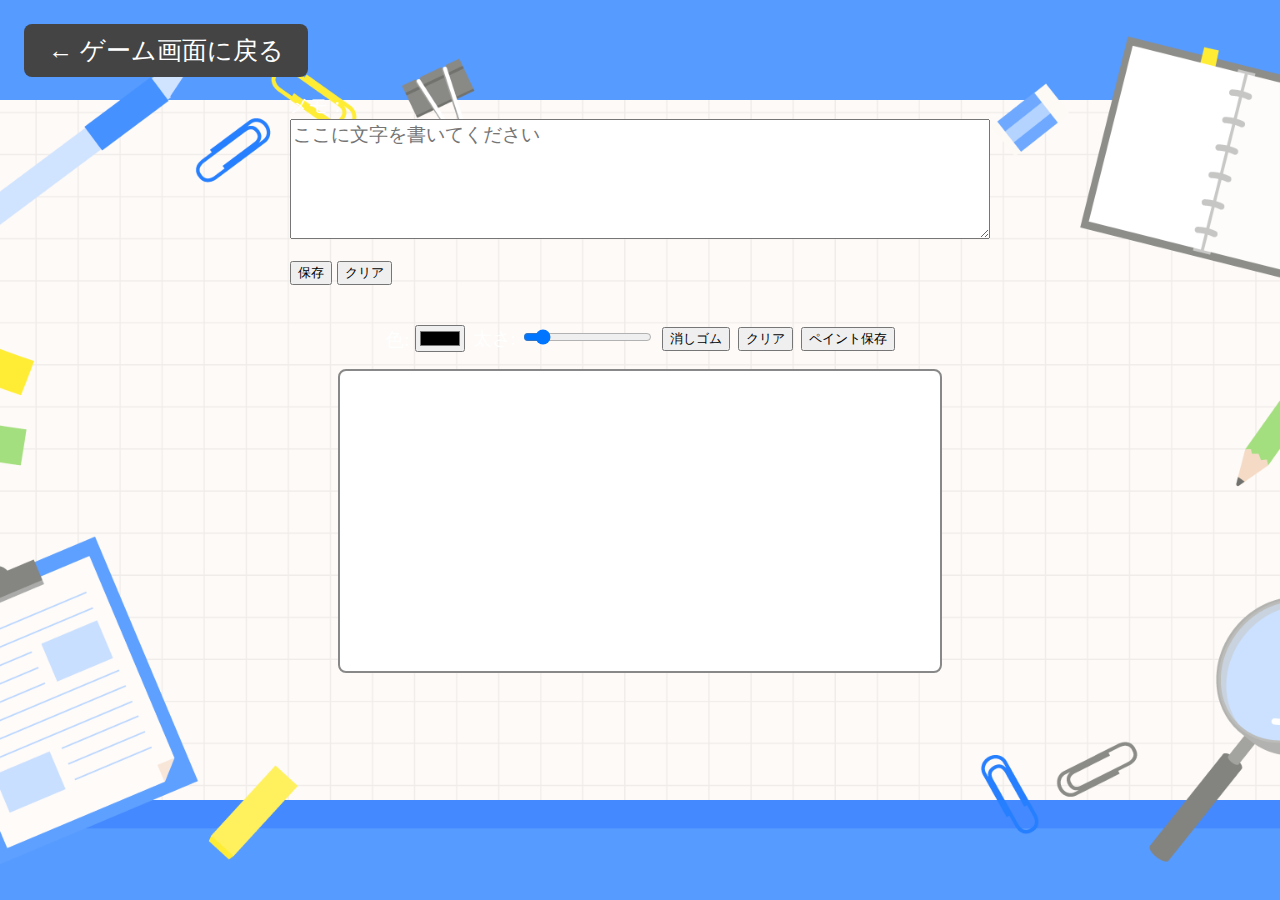
<file: memo.html>
<!DOCTYPE html>
<html lang="ja">
<head>
    <meta charset="UTF-8">
    <meta name="viewport" content="width=device-width, initial-scale=1.0">
    <title>メモ</title>
    <style>
        body {
            background: url('メモ背景.png') no-repeat center center fixed;
            background-size: cover;
            color: #fff;
            font-size: 1.2em;
            margin: 0;
            padding: 24px;
        }
        .memo-area {
            max-width: 700px;
            margin: 0 auto 32px auto;
        }
        textarea {
            width: 100%;
            height: 120px;
            font-size: 1.2em;
            box-sizing: border-box;
            margin-bottom: 16px;
        }
        .canvas-area {
            display: flex;
            flex-direction: column;
            align-items: center;
        }
        canvas {
            background: #fff;
            border: 2px solid #888;
            border-radius: 8px;
            cursor: crosshair;
        }
        .canvas-controls {
            margin: 8px 0 16px 0;
            display: flex;
            gap: 8px;
            align-items: center;
        }
    </style>
</head>
<body>
    <button onclick="location.href='game.html'" style="font-size:1.3em; padding:10px 24px; border-radius:8px; border:none; background:#444; color:#fff; margin-bottom:16px; cursor:pointer;">← ゲーム画面に戻る</button>
    <div class="memo-area">
        <label for="memo">メモ：</label><br>
        <textarea id="memo" placeholder="ここに文字を書いてください"></textarea>
        <button onclick="saveMemo()">保存</button>
        <button onclick="clearMemo()">クリア</button>
    </div>
    <div class="canvas-area">
        <div class="canvas-controls">
            <label>色: <input type="color" id="color" value="#000000"></label>
            <label>太さ: <input type="range" id="size" min="1" max="20" value="3"></label>
            <button onclick="setEraser()" id="eraser-btn">消しゴム</button>
            <button onclick="clearCanvas()">クリア</button>
            <button onclick="saveCanvas()">ペイント保存</button>
        </div>
        <canvas id="paint" width="600" height="300"></canvas>
    </div>
    <script>
        // メモ保存・復元
        const memoKey = "memo-text";
        const memoEl = document.getElementById('memo');
        memoEl.value = localStorage.getItem(memoKey) || "";
        function saveMemo() {
            localStorage.setItem(memoKey, memoEl.value);
            alert("メモを保存しました");
        }
        function clearMemo() {
            document.getElementById('memo').value = "";
            localStorage.removeItem('memo-text');
        }

        // ペイント機能
        const canvas = document.getElementById('paint');
        const ctx = canvas.getContext('2d');
        let drawing = false;
        let lastX = 0, lastY = 0;
        let isEraser = false;
        let eraserPreview = null;

        // ペイントの保存・復元
        const paintKey = "memo-paint";
        // 復元
        const savedImg = localStorage.getItem(paintKey);
        if (savedImg) {
            const img = new window.Image();
            img.onload = function() {
                ctx.clearRect(0, 0, canvas.width, canvas.height);
                ctx.drawImage(img, 0, 0);
            };
            img.src = savedImg;
        }
        function saveCanvas() {
            const dataURL = canvas.toDataURL();
            localStorage.setItem(paintKey, dataURL);
            alert("ペイントを保存しました");
        }

        function getPos(e) {
            if (e.touches) {
                const rect = canvas.getBoundingClientRect();
                return {
                    x: e.touches[0].clientX - rect.left,
                    y: e.touches[0].clientY - rect.top
                };
            } else {
                return { x: e.offsetX, y: e.offsetY };
            }
        }

        function startDraw(e) {
            drawing = true;
            const pos = getPos(e);
            lastX = pos.x;
            lastY = pos.y;
        }
        function draw(e) {
            if (!drawing) return;
            e.preventDefault();
            const pos = getPos(e);
            if (isEraser) {
                ctx.strokeStyle = "#fff"; // 背景色で消す
            } else {
                ctx.strokeStyle = document.getElementById('color').value;
            }
            ctx.lineWidth = document.getElementById('size').value;
            ctx.lineCap = "round";
            ctx.beginPath();
            ctx.moveTo(lastX, lastY);
            ctx.lineTo(pos.x, pos.y);
            ctx.stroke();
            lastX = pos.x;
            lastY = pos.y;
        }
        function endDraw() {
            drawing = false;
        }
        function clearCanvas() {
            ctx.clearRect(0, 0, canvas.width, canvas.height);
            localStorage.removeItem(paintKey);
        }
        function setEraser() {
            isEraser = !isEraser;
            const eraserBtn = document.getElementById('eraser-btn');
            if (isEraser) {
                eraserBtn.textContent = "ペンに戻す";
                canvas.style.cursor = "none"; // カーソル非表示
                if (!eraserPreview) {
                    eraserPreview = document.createElement('div');
                    eraserPreview.style.position = 'absolute';
                    eraserPreview.style.pointerEvents = 'none';
                    eraserPreview.style.border = '2px solid #888';
                    eraserPreview.style.borderRadius = '50%';
                    eraserPreview.style.background = 'rgba(255,255,255,0.3)';
                    eraserPreview.style.zIndex = 1000;
                    document.body.appendChild(eraserPreview);
                }
            } else {
                eraserBtn.textContent = "消しゴム";
                canvas.style.cursor = "crosshair";
                if (eraserPreview) eraserPreview.style.display = "none";
            }
        }

        // マウス位置に消しゴムプレビューを表示
        canvas.addEventListener('mousemove', function(e) {
            if (isEraser && eraserPreview) {
                const rect = canvas.getBoundingClientRect();
                const size = document.getElementById('size').value;
                eraserPreview.style.width = size + "px";
                eraserPreview.style.height = size + "px";
                eraserPreview.style.left = (e.clientX - size/2) + "px";
                eraserPreview.style.top = (e.clientY - size/2) + "px";
                eraserPreview.style.display = "block";
            } else if (eraserPreview) {
                eraserPreview.style.display = "none";
            }
        });
        canvas.addEventListener('mouseleave', function() {
            if (eraserPreview) eraserPreview.style.display = "none";
        });
        document.getElementById('size').addEventListener('input', function() {
            if (eraserPreview && isEraser) {
                eraserPreview.style.width = this.value + "px";
                eraserPreview.style.height = this.value + "px";
            }
        });

        // マウス操作
        canvas.addEventListener('mousedown', startDraw);
        canvas.addEventListener('mousemove', draw);
        canvas.addEventListener('mouseup', endDraw);
        canvas.addEventListener('mouseleave', endDraw);

        // タッチ操作
        canvas.addEventListener('touchstart', startDraw);
        canvas.addEventListener('touchmove', draw);
        canvas.addEventListener('touchend', endDraw);
        canvas.addEventListener('touchcancel', endDraw);
    </script>
</body>
</html>
</file>
<file: CSS/sample.css>
/* 
  body
  ページ全体のテキストを中央揃えにします。
  ゲーム画面やタイトル画面など、全ページ共通で中央寄せにするための指定です。
*/
body {
    text-align: center;
}

/* 
  .character-area
  キャラクター画像と吹き出しを中央に大きめに配置するためのスタイルです。
  display: flex; で横並びにし、flex-direction: row; で「吹き出しが左・画像が右」になるようにしています。
  align-items: flex-end; で下揃え、justify-content: center; で中央寄せ。
  gap: 20px; で画像と吹き出しの間を広げています。
  margin-top: 80px; で上に余白を追加しています。
*/
.character-area {
    display: flex;              /* 横並びにする */
    flex-direction: row;        /* 吹き出し→画像の順（吹き出しが左、画像が右） */
    align-items: flex-end;      /* 下揃え */
    justify-content: center;    /* 横方向中央寄せ */
    margin-top: 80px;           /* 上に余白を増やす */
    gap: 20px;  
}

/* 
  .game-container
  ゲーム画面の各要素（問題文・入力欄・ボタンなど）を縦に中央揃えでまとめるラッパーです。
  min-height: 100vh; で画面の高さいっぱいにし、中央に配置します。
*/
.game-container {
    display: flex;
    flex-direction: column;
    align-items: center;
    justify-content: center;
    min-height: 100vh; /* 画面の縦中央に配置 */
}

/* 
  .answer-input, .submit-button
  回答入力欄と送信ボタンの間に余白をつけて、見やすくしています。
*/
.answer-input, .submit-button {
    margin-top: 16px;
}

/* 
  .door-img-left, .door-img-right
  タイトル画面のドア画像を左右にずらして中央に重ねて表示します。
  z-index: 2; でタイトル文字より下に表示されます。
*/
.door-img-left {
    position: fixed;
    top: 50%;
    left: 50%;
    transform: translate(-100%, -50%); /* 中央より左にずらす */
    z-index: 2;
}
.door-img-right {
    position: fixed;
    top: 50%;
    left: 50%;
    transform: translate(0%, -50%);    /* 中央より右にずらす */
    z-index: 2;
}

/* 
  .hint-area
  ヒントボタンを画面右上に固定表示するためのスタイルです。
  text-align: right; で複数ボタンがあっても右寄せになります。
  z-index: 200; で他の要素より前面に表示します。
  margin: 0; で余計な余白を消しています。
*/
.hint-area {
    position: fixed;
    top: 24px;
    right: 24px;
    text-align: right;
    z-index: 200;
    margin: 0;
}
.hint-area img {
    width: 220px;  /* ここも同じ値に */
    height: auto;
    margin-right: 24px;
}

/* 
  .hint-button
  ヒントボタンの見た目を整えます。
  display: inline-block; で横並びも可能。
  text-decoration: none; で下線を消し、ボタン風にします。
  transition: background 0.3s; でホバー時の色変化をなめらかにします。
*/
.hint-button {
    padding: 10px 24px;
    font-size: 1em;
    background-color: #ffc107;
    color: #222;
    border: none;
    border-radius: 5px;
    cursor: pointer;
    transition: background 0.3s;
    text-decoration: none;
    display: inline-block;
}
.hint-button:hover {
    background-color: #ff9800;
    color: #fff;
}

/* 
  .hint-message
  ヒント内容の表示エリアです。
  display: inline-block; で横幅を内容に合わせて調整。
  margin-top: 8px; でボタンとの間に余白をつけています。
*/
.hint-message {
    background: #fffbe6;
    border: 1px solid #ffe082;
    border-radius: 8px;
    padding: 16px;
    color: #795548;
    font-size: 1.1em;
    margin-top: 8px;
    display: inline-block;
}

/* 
  .door-left, .door-right
  タイトルの左右パーツ。アニメーション用にtransitionを設定。
  display: inline-block; で横並びにしやすくしています。
*/
.door-left, .door-right {
    display: inline-block;
    transition: transform 1.2s cubic-bezier(.77,0,.18,1), opacity 0.5s;
}

/* 
  .door-open .door-left, .door-open .door-right
  ドアが開くアニメーション。左右のタイトルが外側にスライド＆回転して消えます。
*/
.door-open .door-left {
    transform: translateX(-120%) rotateY(40deg);
    opacity: 0;
}
.door-open .door-right {
    transform: translateX(120%) rotateY(-40deg);
    opacity: 0;
}

/* 
  .door-img-bg
  ドア画像の背景部分のスタイルです。
  transitionを設定し、アニメーション時にスムーズに変化するようにします。
*/
.door-img-bg {
    transition: transform 1.2s cubic-bezier(.77,0,.18,1), opacity 0.5s;
}

/* 
  .door-open .door-img-left, .door-open .door-img-right
  ドア画像が外側にスライド＆回転して消えるアニメーションです。
*/
.door-open .door-img-left {
    transform: translateY(-50%) translateX(-120%) rotateY(-40deg);
    opacity: 0;
}
.door-open .door-img-right {
    transform: translateY(-50%) translateX(120%) rotateY(40deg);
    opacity: 0;
}

/* 
  .door-open .door-title
  ドアが開くとき、メインタイトルの文字も一緒にフェードアウトします。
*/
.door-open .door-title {
    opacity: 0;
    transition: opacity 0.8s;
}

/* 
  .hidden / .show
  要素の表示・非表示を切り替えるクラスです。
  .hiddenはopacity: 0; pointer-events: none; で非表示＆操作不可。
  .showはopacity: 1; pointer-events: auto; で表示＆操作可。
  transitionでフェードイン・アウトをなめらかにします。
*/
.hidden {
    opacity: 0;
    pointer-events: none;
    transition: opacity 0.8s;
}
.show {
    opacity: 1;
    pointer-events: auto;
    transition: opacity 0.8s;
}

/* 
  @keyframes fadeIn
  透明から不透明に変化するアニメーションの定義です。
  吹き出しやキャラクター画像の表示時に使われます。
*/
@keyframes fadeIn {
    0% { opacity: 0;}
    100% { opacity: 1;}
}
/* 
  .question
  問題文エリアのスタイルです。
  margin-left: 10vw; で左に10%の余白を追加し、中央揃えのテキストを少し右にずらします。
  align-self: flex-start; で縦方向は上に揃えます。
*/
.question {
    margin-left: 10vw;
    align-self: flex-start;
}
/* スマートフォン向けの共通設定 */
@media screen and (max-width: 768px) {
    .door-img-bg {
        max-width: 45%;
        height: auto;
    }

    .phantom {
        width: 120px;
    }

    .door-title,
    .game-description,
    .question,
    .hint-message {
        font-size: 1.2rem;
        text-align: center;
        padding: 0 10px;
    }

    .answer-input {
        width: 80%;
        max-width: 300px;
    }

    .submit-button,
    .hint-button {
        width: 80%;
        max-width: 200px;
    }
}

/* さらに小さい画面向け */
@media screen and (max-width: 480px) {
    .door-img-bg {
        max-width: 48%;
    }

    .phantom {
        width: 100px;
    }

    .door-title,
    .game-description,
    .question,
    .hint-message {
        font-size: 1rem;
    }
}
</file>
